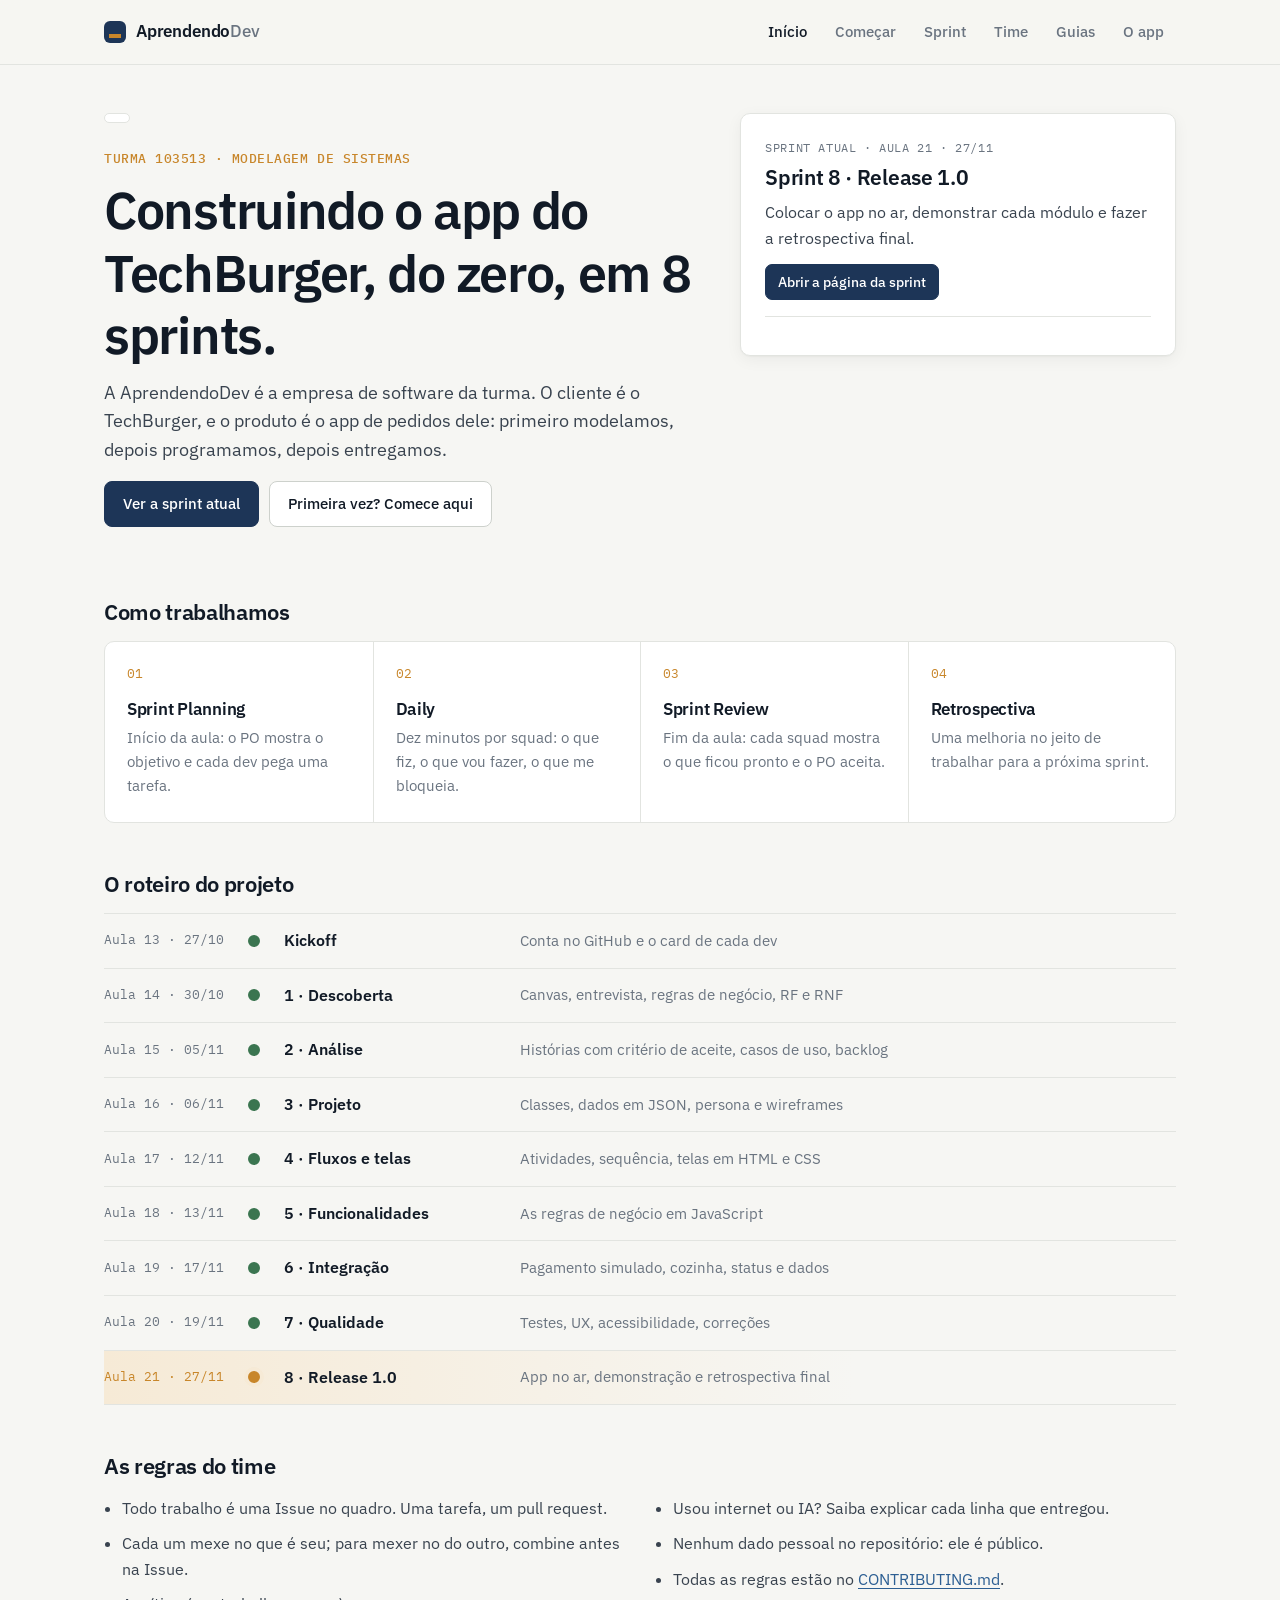
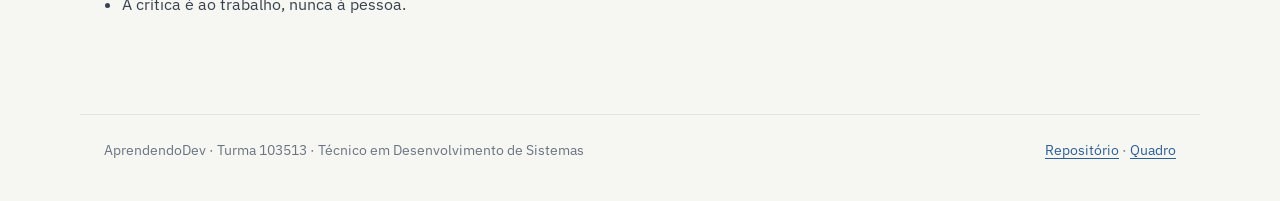
<file: portal/index.html>
<!DOCTYPE html>
<html lang="pt-BR">
<head>
  <meta charset="UTF-8">
  <meta name="viewport" content="width=device-width, initial-scale=1.0">
  <title>AprendendoDev</title>
  <meta name="description" content="A empresa de software da turma 103513: construindo o app TechBurger do zero, em 8 sprints.">
  <meta name="theme-color" content="#f6f6f3" media="(prefers-color-scheme: light)">
  <meta name="theme-color" content="#0f141a" media="(prefers-color-scheme: dark)">
  <link rel="preconnect" href="https://fonts.googleapis.com">
  <link rel="preconnect" href="https://fonts.gstatic.com" crossorigin>
  <link rel="stylesheet" href="https://fonts.googleapis.com/css2?family=IBM+Plex+Mono:wght@400;500&family=IBM+Plex+Sans:wght@400;500;600&display=swap">
  <link rel="stylesheet" href="estilo.css">
</head>
<body data-pagina="home">
  <header class="topo">
    <div class="conteudo">
      <a class="marca" href="./">Aprendendo<span>Dev</span></a>
      <nav aria-label="Principal">
        <a href="./" aria-current="page">Início</a>
        <a href="comecar.html">Começar</a>
        <a href="tarefas.html">Sprint</a>
        <a href="time.html">Time</a>
        <a href="guias.html">Guias</a>
        <a href="app/">O app</a>
      </nav>
    </div>
  </header>

  <main class="conteudo">
    <section class="hero">
      <div>
        <p class="ola" id="ola" hidden></p>
        <span class="sobretitulo">Turma 103513 · Modelagem de Sistemas</span>
        <h1>Construindo o app do TechBurger, do zero, em 8 sprints.</h1>
        <p class="lead">A AprendendoDev é a empresa de software da turma. O cliente é o TechBurger, e o produto é o app de pedidos dele: primeiro modelamos, depois programamos, depois entregamos.</p>
        <div class="botoes">
          <a class="botao" href="tarefas.html">Ver a sprint atual</a>
          <a class="botao secundario" href="comecar.html">Primeira vez? Comece aqui</a>
        </div>
      </div>
      <aside class="painel" id="sprint" aria-live="polite">
        <div class="rotulo">Sprint atual</div>
        <h3 class="nome-sprint"><span class="esqueleto" style="display:block;height:24px;width:70%"></span></h3>
        <p class="objetivo"></p>
        <a class="botao pequeno" href="tarefas.html">Abrir a página da sprint</a>
        <p class="proxima"></p>
      </aside>
    </section>

    <h2>Como trabalhamos</h2>
    <ol class="etapas">
      <li><h3>Sprint Planning</h3><p>Início da aula: o PO mostra o objetivo e cada dev pega uma tarefa.</p></li>
      <li><h3>Daily</h3><p>Dez minutos por squad: o que fiz, o que vou fazer, o que me bloqueia.</p></li>
      <li><h3>Sprint Review</h3><p>Fim da aula: cada squad mostra o que ficou pronto e o PO aceita.</p></li>
      <li><h3>Retrospectiva</h3><p>Uma melhoria no jeito de trabalhar para a próxima sprint.</p></li>
    </ol>

    <h2>O roteiro do projeto</h2>
    <ol class="roadmap">
      <li data-sprint="0"><span class="quando">Aula 13 · 27/10</span><span class="marco" aria-hidden="true"></span><span class="nome">Kickoff</span><span class="entrega">Conta no GitHub e o card de cada dev</span></li>
      <li data-sprint="1"><span class="quando">Aula 14 · 30/10</span><span class="marco" aria-hidden="true"></span><span class="nome">1 · Descoberta</span><span class="entrega">Canvas, entrevista, regras de negócio, RF e RNF</span></li>
      <li data-sprint="2"><span class="quando">Aula 15 · 05/11</span><span class="marco" aria-hidden="true"></span><span class="nome">2 · Análise</span><span class="entrega">Histórias com critério de aceite, casos de uso, backlog</span></li>
      <li data-sprint="3"><span class="quando">Aula 16 · 06/11</span><span class="marco" aria-hidden="true"></span><span class="nome">3 · Projeto</span><span class="entrega">Classes, dados em JSON, persona e wireframes</span></li>
      <li data-sprint="4"><span class="quando">Aula 17 · 12/11</span><span class="marco" aria-hidden="true"></span><span class="nome">4 · Fluxos e telas</span><span class="entrega">Atividades, sequência, telas em HTML e CSS</span></li>
      <li data-sprint="5"><span class="quando">Aula 18 · 13/11</span><span class="marco" aria-hidden="true"></span><span class="nome">5 · Funcionalidades</span><span class="entrega">As regras de negócio em JavaScript</span></li>
      <li data-sprint="6"><span class="quando">Aula 19 · 17/11</span><span class="marco" aria-hidden="true"></span><span class="nome">6 · Integração</span><span class="entrega">Pagamento simulado, cozinha, status e dados</span></li>
      <li data-sprint="7"><span class="quando">Aula 20 · 19/11</span><span class="marco" aria-hidden="true"></span><span class="nome">7 · Qualidade</span><span class="entrega">Testes, UX, acessibilidade, correções</span></li>
      <li data-sprint="8"><span class="quando">Aula 21 · 27/11</span><span class="marco" aria-hidden="true"></span><span class="nome">8 · Release 1.0</span><span class="entrega">App no ar, demonstração e retrospectiva final</span></li>
    </ol>

    <h2>As regras do time</h2>
    <ul class="regras">
      <li>Todo trabalho é uma Issue no quadro. Uma tarefa, um pull request.</li>
      <li>Cada um mexe no que é seu; para mexer no do outro, combine antes na Issue.</li>
      <li>A crítica é ao trabalho, nunca à pessoa.</li>
      <li>Usou internet ou IA? Saiba explicar cada linha que entregou.</li>
      <li>Nenhum dado pessoal no repositório: ele é público.</li>
      <li>Todas as regras estão no <a href="https://github.com/aprendendodev/techburger/blob/main/CONTRIBUTING.md" target="_blank" rel="noopener">CONTRIBUTING.md</a>.</li>
    </ul>
  </main>

  <footer class="conteudo rodape">
    <span>AprendendoDev · Turma 103513 · Técnico em Desenvolvimento de Sistemas</span>
    <span><a href="https://github.com/aprendendodev/techburger" target="_blank" rel="noopener">Repositório</a> · <a href="https://github.com/orgs/aprendendodev/projects/1" target="_blank" rel="noopener">Quadro</a></span>
  </footer>
  <script src="portal.js"></script>
</body>
</html>
</file>
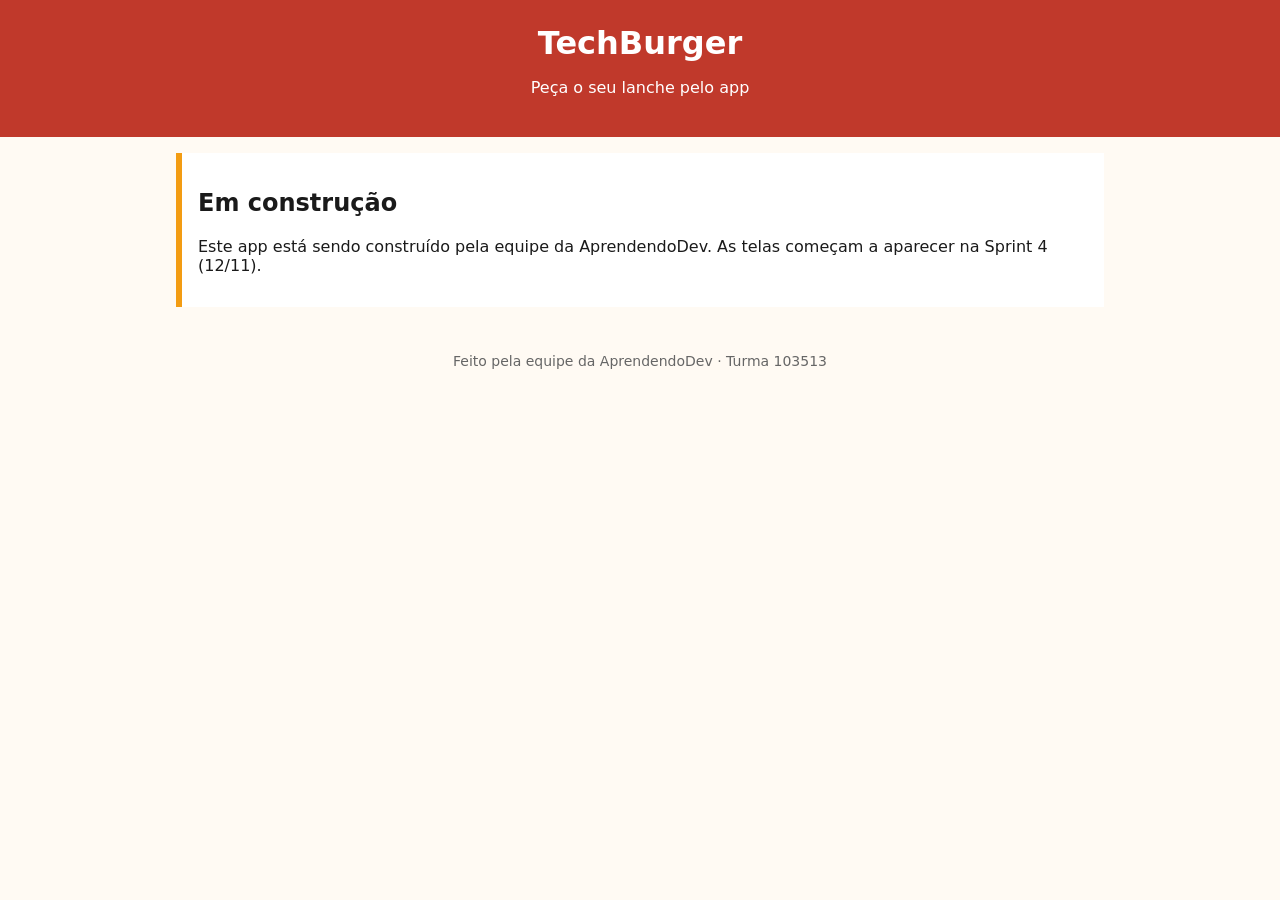
<file: src/index.html>
<!DOCTYPE html>
<html lang="pt-BR">
<head>
  <meta charset="UTF-8">
  <meta name="viewport" content="width=device-width, initial-scale=1.0">
  <title>TechBurger</title>
  <!-- Arquivo compartilhado: cada squad mexe só na sua parte, combinando na Issue. -->
  <link rel="stylesheet" href="css/geral.css">
  <link rel="stylesheet" href="css/cardapio.css">
  <link rel="stylesheet" href="css/carrinho.css">
  <link rel="stylesheet" href="css/pagamento.css">
  <link rel="stylesheet" href="css/cozinha.css">
  <link rel="stylesheet" href="css/cliente.css">
</head>
<body>
  <header class="topo">
    <h1>TechBurger</h1>
    <p>Peça o seu lanche pelo app</p>
  </header>

  <main>
    <section class="aviso">
      <h2>Em construção</h2>
      <p>Este app está sendo construído pela equipe da AprendendoDev. As telas começam a aparecer na Sprint 4 (12/11).</p>
    </section>

    <!-- Squad Cardápio: a tela do cardápio entra aqui -->
    <!-- Squad Carrinho: o carrinho entra aqui -->
    <!-- Squad Pagamento: o pagamento entra aqui -->
    <!-- Squad Cozinha: o painel da cozinha e o status do pedido entram aqui -->
    <!-- Squad Cliente: cadastro, fidelidade e entrega entram aqui -->
  </main>

  <footer class="rodape">
    <p>Feito pela equipe da AprendendoDev · Turma 103513</p>
  </footer>

  <script src="js/cardapio.js"></script>
  <script src="js/carrinho.js"></script>
  <script src="js/pagamento.js"></script>
  <script src="js/cozinha.js"></script>
  <script src="js/cliente.js"></script>
</body>
</html>
</file>
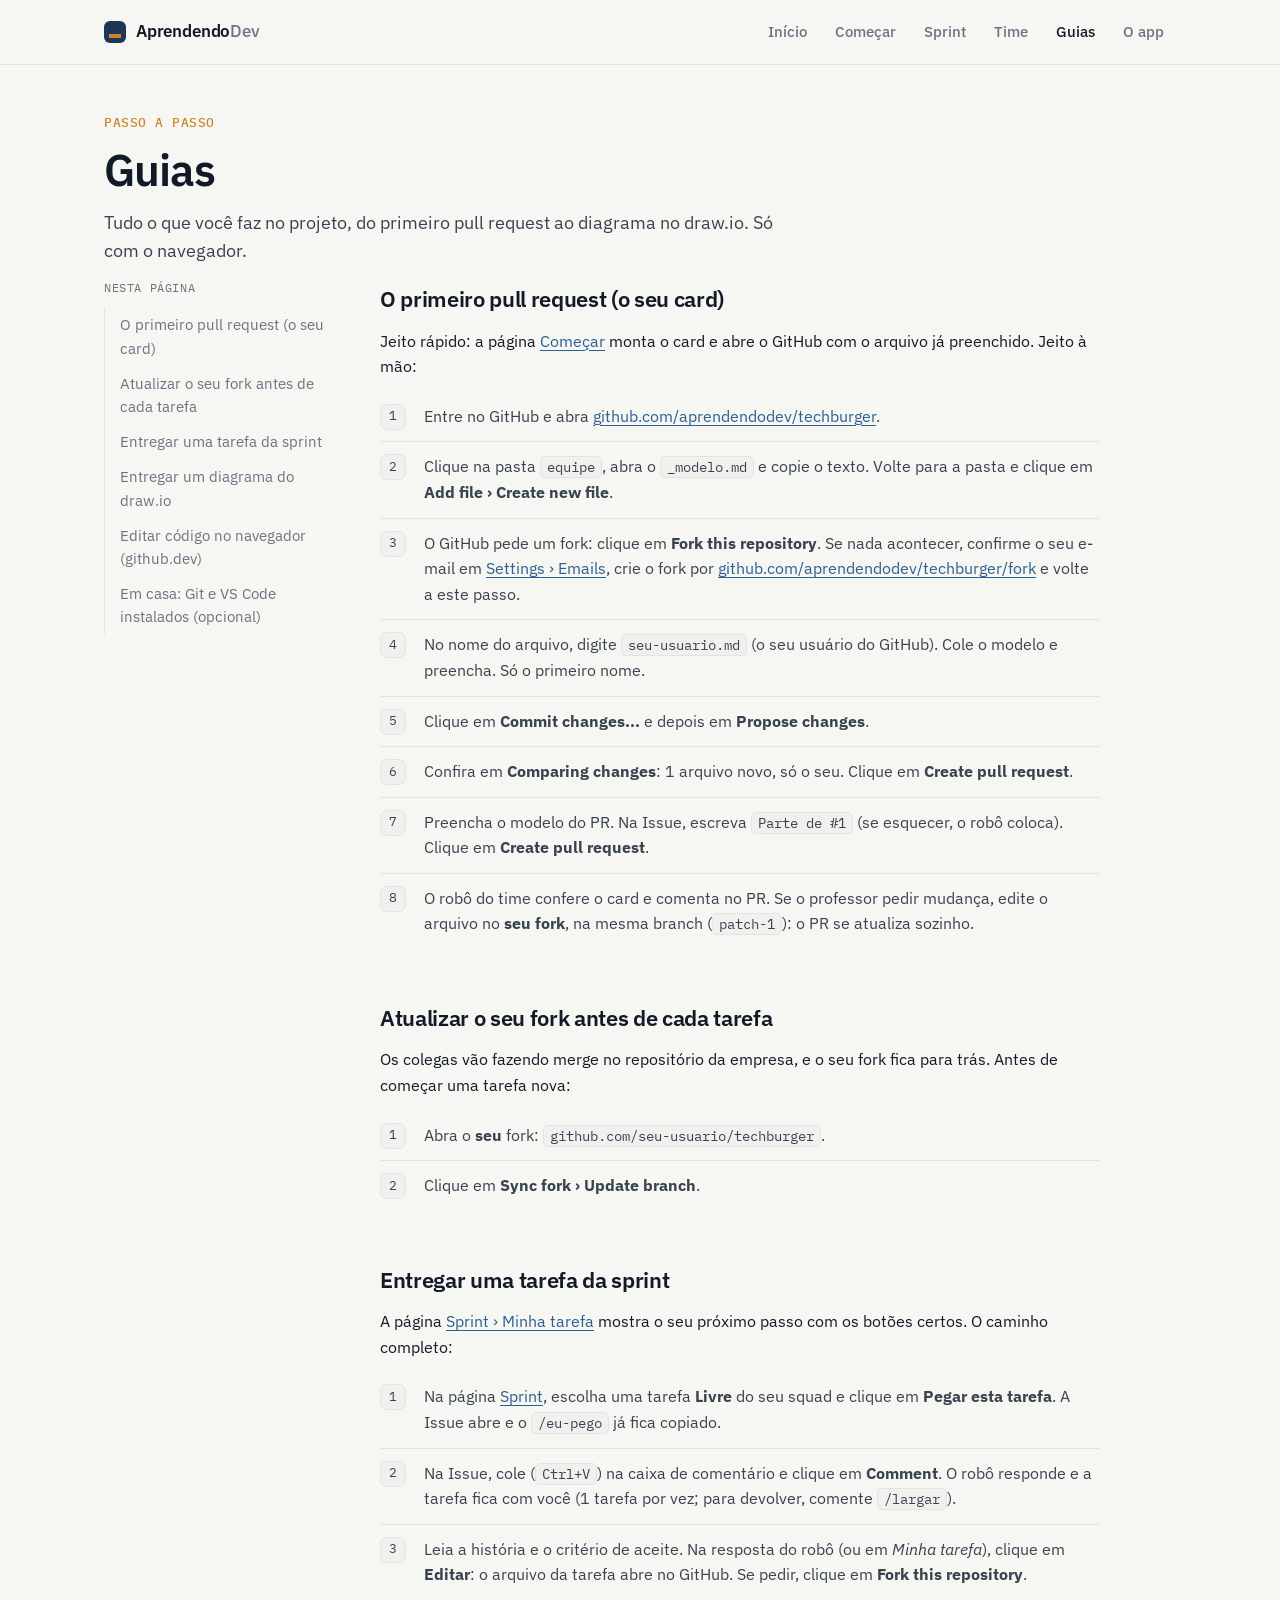
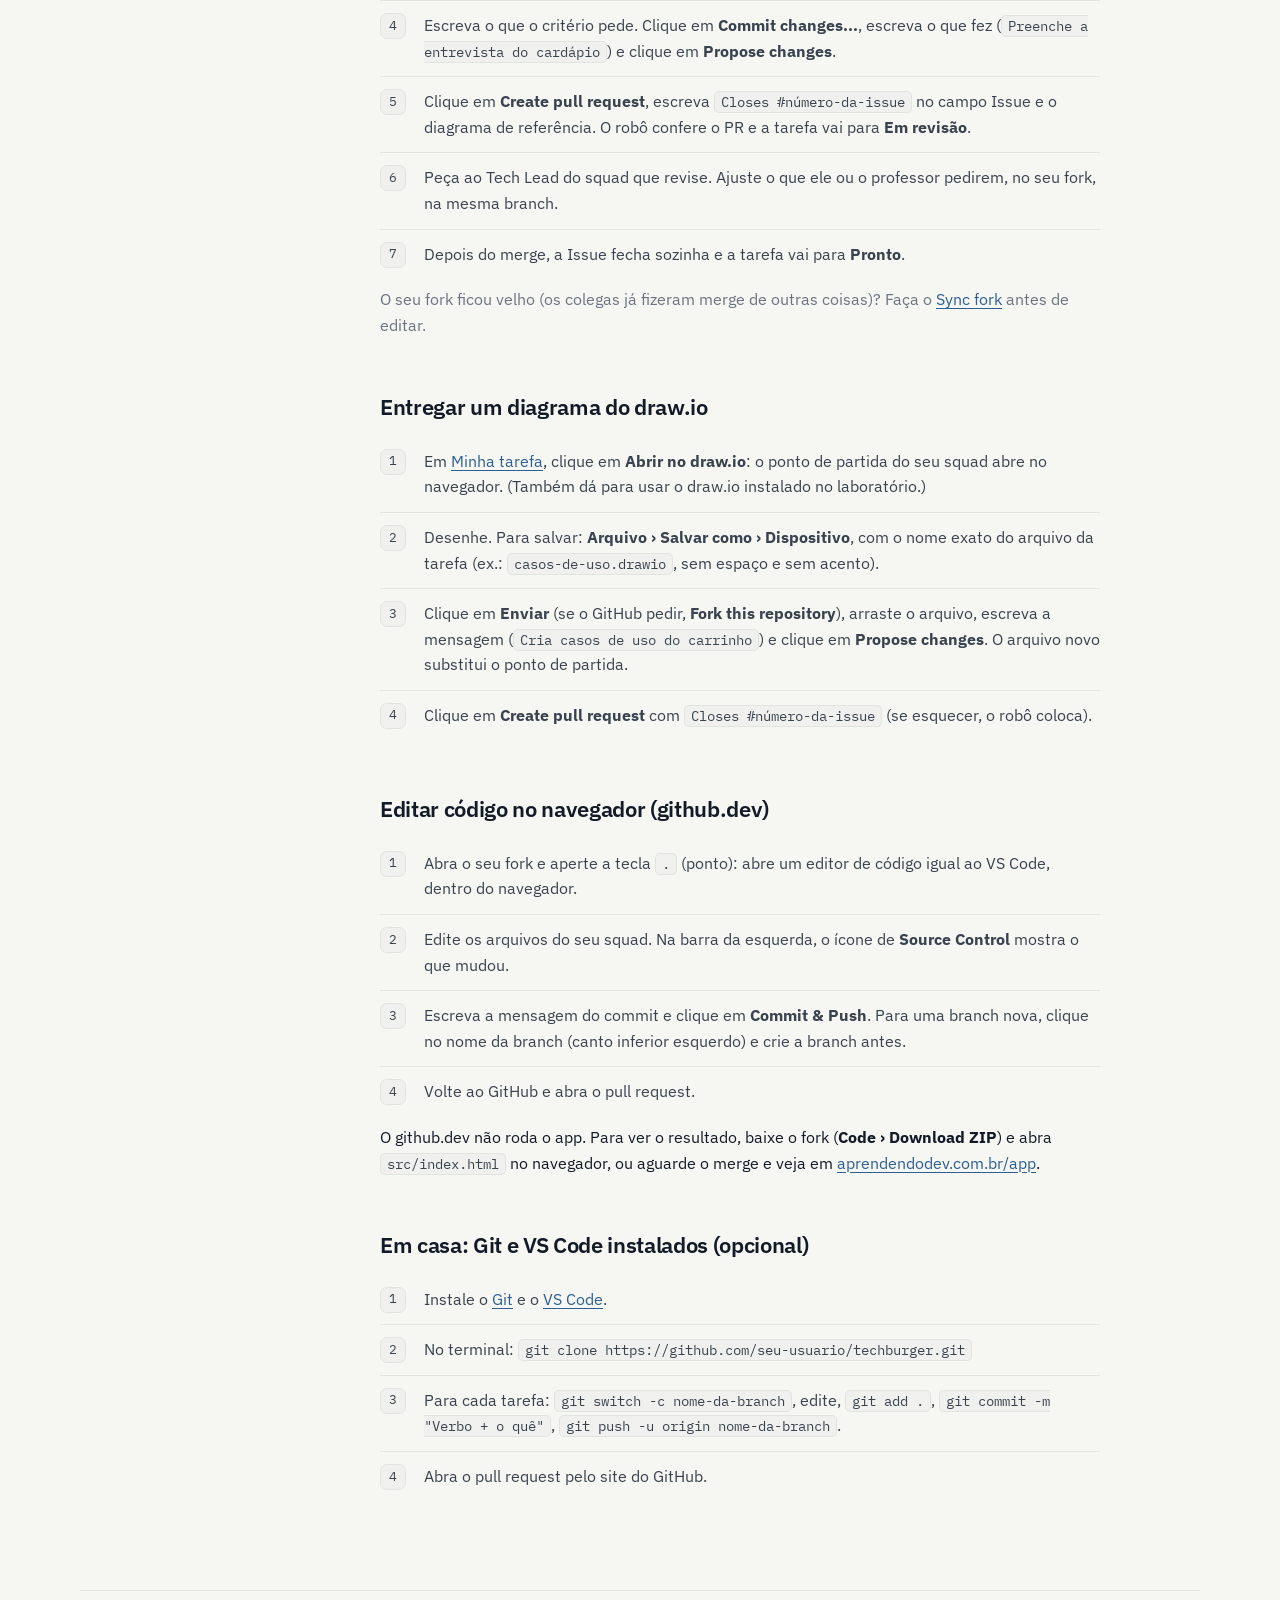
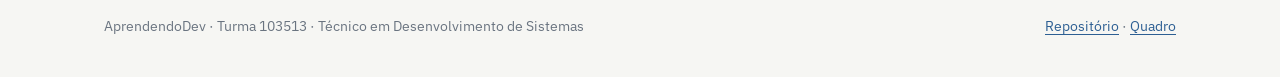
<file: portal/guias.html>
<!DOCTYPE html>
<html lang="pt-BR">
<head>
  <meta charset="UTF-8">
  <meta name="viewport" content="width=device-width, initial-scale=1.0">
  <title>Guias · AprendendoDev</title>
  <meta name="description" content="Guias passo a passo do projeto.">
  <meta name="theme-color" content="#f6f6f3" media="(prefers-color-scheme: light)">
  <meta name="theme-color" content="#0f141a" media="(prefers-color-scheme: dark)">
  <link rel="preconnect" href="https://fonts.googleapis.com">
  <link rel="preconnect" href="https://fonts.gstatic.com" crossorigin>
  <link rel="stylesheet" href="https://fonts.googleapis.com/css2?family=IBM+Plex+Mono:wght@400;500&family=IBM+Plex+Sans:wght@400;500;600&display=swap">
  <link rel="stylesheet" href="estilo.css">
</head>
<body data-pagina="guias">
  <header class="topo">
    <div class="conteudo">
      <a class="marca" href="./">Aprendendo<span>Dev</span></a>
      <nav aria-label="Principal">
        <a href="./">Início</a>
        <a href="comecar.html">Começar</a>
        <a href="tarefas.html">Sprint</a>
        <a href="time.html">Time</a>
        <a href="guias.html" aria-current="page">Guias</a>
        <a href="app/">O app</a>
      </nav>
    </div>
  </header>

  <main class="conteudo">
    <span class="sobretitulo">Passo a passo</span>
    <h1>Guias</h1>
    <p class="lead">Tudo o que você faz no projeto, do primeiro pull request ao diagrama no draw.io. Só com o navegador.</p>

    <div class="com-indice">
      <aside class="indice">
        <p>Nesta página</p>
        <ul>
          <li><a href="#primeiro-pr">O primeiro pull request (o seu card)</a></li>
          <li><a href="#sync">Atualizar o seu fork antes de cada tarefa</a></li>
          <li><a href="#tarefa">Entregar uma tarefa da sprint</a></li>
          <li><a href="#drawio">Entregar um diagrama do draw.io</a></li>
          <li><a href="#editor">Editar código no navegador (github.dev)</a></li>
          <li><a href="#casa">Em casa: Git e VS Code instalados (opcional)</a></li>
        </ul>
      </aside>
      <article class="artigo">
        <h2 id="primeiro-pr">O primeiro pull request (o seu card)</h2>
        <p>Jeito rápido: a página <a href="comecar.html">Começar</a> monta o card e abre o GitHub com o arquivo já preenchido. Jeito à mão:</p>
        <ol class="passos">
          <li>Entre no GitHub e abra <a href="https://github.com/aprendendodev/techburger" target="_blank" rel="noopener">github.com/aprendendodev/techburger</a>.</li>
          <li>Clique na pasta <code>equipe</code>, abra o <code>_modelo.md</code> e copie o texto. Volte para a pasta e clique em <strong>Add file › Create new file</strong>.</li>
          <li>O GitHub pede um fork: clique em <strong>Fork this repository</strong>. Se nada acontecer, confirme o seu e-mail em <a href="https://github.com/settings/emails" target="_blank" rel="noopener">Settings › Emails</a>, crie o fork por <a href="https://github.com/aprendendodev/techburger/fork" target="_blank" rel="noopener">github.com/aprendendodev/techburger/fork</a> e volte a este passo.</li>
          <li>No nome do arquivo, digite <code>seu-usuario.md</code> (o seu usuário do GitHub). Cole o modelo e preencha. Só o primeiro nome.</li>
          <li>Clique em <strong>Commit changes...</strong> e depois em <strong>Propose changes</strong>.</li>
          <li>Confira em <strong>Comparing changes</strong>: 1 arquivo novo, só o seu. Clique em <strong>Create pull request</strong>.</li>
          <li>Preencha o modelo do PR. Na Issue, escreva <code>Parte de #1</code> (se esquecer, o robô coloca). Clique em <strong>Create pull request</strong>.</li>
          <li>O robô do time confere o card e comenta no PR. Se o professor pedir mudança, edite o arquivo no <strong>seu fork</strong>, na mesma branch (<code>patch-1</code>): o PR se atualiza sozinho.</li>
        </ol>

        <h2 id="sync">Atualizar o seu fork antes de cada tarefa</h2>
        <p>Os colegas vão fazendo merge no repositório da empresa, e o seu fork fica para trás. Antes de começar uma tarefa nova:</p>
        <ol class="passos">
          <li>Abra o <strong>seu</strong> fork: <code>github.com/seu-usuario/techburger</code>.</li>
          <li>Clique em <strong>Sync fork › Update branch</strong>.</li>
        </ol>

        <h2 id="tarefa">Entregar uma tarefa da sprint</h2>
        <p>A página <a href="tarefas.html#minha">Sprint › Minha tarefa</a> mostra o seu próximo passo com os botões certos. O caminho completo:</p>
        <ol class="passos">
          <li>Na página <a href="tarefas.html">Sprint</a>, escolha uma tarefa <strong>Livre</strong> do seu squad e clique em <strong>Pegar esta tarefa</strong>. A Issue abre e o <code>/eu-pego</code> já fica copiado.</li>
          <li>Na Issue, cole (<code>Ctrl+V</code>) na caixa de comentário e clique em <strong>Comment</strong>. O robô responde e a tarefa fica com você (1 tarefa por vez; para devolver, comente <code>/largar</code>).</li>
          <li>Leia a história e o critério de aceite. Na resposta do robô (ou em <em>Minha tarefa</em>), clique em <strong>Editar</strong>: o arquivo da tarefa abre no GitHub. Se pedir, clique em <strong>Fork this repository</strong>.</li>
          <li>Escreva o que o critério pede. Clique em <strong>Commit changes...</strong>, escreva o que fez (<code>Preenche a entrevista do cardápio</code>) e clique em <strong>Propose changes</strong>.</li>
          <li>Clique em <strong>Create pull request</strong>, escreva <code>Closes #número-da-issue</code> no campo Issue e o diagrama de referência. O robô confere o PR e a tarefa vai para <strong>Em revisão</strong>.</li>
          <li>Peça ao Tech Lead do squad que revise. Ajuste o que ele ou o professor pedirem, no seu fork, na mesma branch.</li>
          <li>Depois do merge, a Issue fecha sozinha e a tarefa vai para <strong>Pronto</strong>.</li>
        </ol>
        <p class="sub">O seu fork ficou velho (os colegas já fizeram merge de outras coisas)? Faça o <a href="#sync">Sync fork</a> antes de editar.</p>

        <h2 id="drawio">Entregar um diagrama do draw.io</h2>
        <ol class="passos">
          <li>Em <a href="tarefas.html#minha">Minha tarefa</a>, clique em <strong>Abrir no draw.io</strong>: o ponto de partida do seu squad abre no navegador. (Também dá para usar o draw.io instalado no laboratório.)</li>
          <li>Desenhe. Para salvar: <strong>Arquivo › Salvar como › Dispositivo</strong>, com o nome exato do arquivo da tarefa (ex.: <code>casos-de-uso.drawio</code>, sem espaço e sem acento).</li>
          <li>Clique em <strong>Enviar</strong> (se o GitHub pedir, <strong>Fork this repository</strong>), arraste o arquivo, escreva a mensagem (<code>Cria casos de uso do carrinho</code>) e clique em <strong>Propose changes</strong>. O arquivo novo substitui o ponto de partida.</li>
          <li>Clique em <strong>Create pull request</strong> com <code>Closes #número-da-issue</code> (se esquecer, o robô coloca).</li>
        </ol>

        <h2 id="editor">Editar código no navegador (github.dev)</h2>
        <ol class="passos">
          <li>Abra o seu fork e aperte a tecla <code>.</code> (ponto): abre um editor de código igual ao VS Code, dentro do navegador.</li>
          <li>Edite os arquivos do seu squad. Na barra da esquerda, o ícone de <strong>Source Control</strong> mostra o que mudou.</li>
          <li>Escreva a mensagem do commit e clique em <strong>Commit &amp; Push</strong>. Para uma branch nova, clique no nome da branch (canto inferior esquerdo) e crie a branch antes.</li>
          <li>Volte ao GitHub e abra o pull request.</li>
        </ol>
        <p>O github.dev não roda o app. Para ver o resultado, baixe o fork (<strong>Code › Download ZIP</strong>) e abra <code>src/index.html</code> no navegador, ou aguarde o merge e veja em <a href="app/">aprendendodev.com.br/app</a>.</p>

        <h2 id="casa">Em casa: Git e VS Code instalados (opcional)</h2>
        <ol class="passos">
          <li>Instale o <a href="https://git-scm.com/downloads" target="_blank" rel="noopener">Git</a> e o <a href="https://code.visualstudio.com" target="_blank" rel="noopener">VS Code</a>.</li>
          <li>No terminal: <code>git clone https://github.com/seu-usuario/techburger.git</code></li>
          <li>Para cada tarefa: <code>git switch -c nome-da-branch</code>, edite, <code>git add .</code>, <code>git commit -m "Verbo + o quê"</code>, <code>git push -u origin nome-da-branch</code>.</li>
          <li>Abra o pull request pelo site do GitHub.</li>
        </ol>
      </article>
    </div>
  </main>

  <footer class="conteudo rodape">
    <span>AprendendoDev · Turma 103513 · Técnico em Desenvolvimento de Sistemas</span>
    <span><a href="https://github.com/aprendendodev/techburger" target="_blank" rel="noopener">Repositório</a> · <a href="https://github.com/orgs/aprendendodev/projects/1" target="_blank" rel="noopener">Quadro</a></span>
  </footer>
  <script src="portal.js"></script>
</body>
</html>
</file>
<file: portal/estilo.css>
/* AprendendoDev — portal da turma 103513
   Tipografia: IBM Plex Sans / IBM Plex Mono. Cores em tokens (claro e escuro). */

:root {
  --bg: #f6f6f3;
  --surface: #ffffff;
  --surface-2: #f0f1ee;
  --ink: #111a26;
  --ink-2: #39434f;
  --muted: #6a7480;
  --line: #e2e4e0;
  --line-strong: #cdd1cc;
  --brand: #1d3557;
  --brand-ink: #ffffff;
  --accent: #c8862a;
  --accent-soft: #f6ead6;
  --focus: #2f6fb3;

  --livre: #2d5f93;
  --livre-soft: #e4edf6;
  --fazendo: #9a6b12;
  --fazendo-soft: #f5ecd8;
  --revisao: #b4531c;
  --revisao-soft: #f6e4d9;
  --pronto: #3b7550;
  --pronto-soft: #e1eee5;

  --radius: 10px;
  --radius-sm: 6px;
  --shadow: 0 1px 2px rgba(17, 26, 38, .04), 0 4px 16px rgba(17, 26, 38, .05);
  --font: "IBM Plex Sans", system-ui, -apple-system, "Segoe UI", Roboto, sans-serif;
  --mono: "IBM Plex Mono", ui-monospace, "Cascadia Mono", Consolas, monospace;
  --largura: 1120px;
  color-scheme: light;
}

@media (prefers-color-scheme: dark) {
  :root:not([data-theme="light"]) {
    --bg: #0f141a;
    --surface: #151c24;
    --surface-2: #1b232d;
    --ink: #e8ebee;
    --ink-2: #c3c9d0;
    --muted: #8d96a1;
    --line: #26303b;
    --line-strong: #34404d;
    --brand: #9bbbe0;
    --brand-ink: #0f141a;
    --accent: #e0a650;
    --accent-soft: #2c2416;
    --focus: #7fb0e6;
    --livre: #8db6e3;
    --livre-soft: #1a2838;
    --fazendo: #e0b45e;
    --fazendo-soft: #2c2516;
    --revisao: #ec9467;
    --revisao-soft: #321f16;
    --pronto: #82c196;
    --pronto-soft: #17281e;
    --shadow: 0 1px 2px rgba(0, 0, 0, .3), 0 6px 20px rgba(0, 0, 0, .25);
    color-scheme: dark;
  }
}

/* transição suave entre as páginas (navegadores que suportam) */
@view-transition { navigation: auto; }

*, *::before, *::after { box-sizing: border-box; }

html { scroll-behavior: smooth; -webkit-text-size-adjust: 100%; }

body {
  margin: 0;
  font-family: var(--font);
  font-size: 16px;
  line-height: 1.6;
  color: var(--ink);
  background: var(--bg);
  -webkit-font-smoothing: antialiased;
  text-rendering: optimizeLegibility;
}

a { color: var(--livre); text-decoration-thickness: 1px; text-underline-offset: 3px; }
a:hover { color: var(--ink); }
:focus-visible { outline: 2px solid var(--focus); outline-offset: 2px; border-radius: 4px; }

h1, h2, h3 { color: var(--ink); line-height: 1.2; letter-spacing: -0.015em; }
h1 { font-size: clamp(30px, 4.2vw, 44px); font-weight: 600; margin: 0 0 12px; letter-spacing: -0.025em; }
h2 { font-size: 22px; font-weight: 600; margin: 48px 0 16px; }
h3 { font-size: 17px; font-weight: 600; margin: 0; }
p { margin: 0 0 12px; }

code {
  font-family: var(--mono);
  font-size: .88em;
  background: var(--surface-2);
  border: 1px solid var(--line);
  padding: 1px 6px;
  border-radius: 5px;
  color: var(--ink-2);
}

.conteudo {
  max-width: var(--largura);
  margin: 0 auto;
  padding-left: 24px;
  padding-right: 24px;
}

/* ---------- cabeçalho */
.topo {
  position: sticky;
  top: 0;
  z-index: 20;
  background: color-mix(in srgb, var(--bg) 86%, transparent);
  backdrop-filter: saturate(160%) blur(10px);
  -webkit-backdrop-filter: saturate(160%) blur(10px);
  border-bottom: 1px solid var(--line);
}

.topo .conteudo {
  display: flex;
  align-items: center;
  gap: 32px;
  height: 64px;
}

.marca {
  display: inline-flex;
  align-items: center;
  font-weight: 600;
  font-size: 17px;
  letter-spacing: -0.01em;
  color: var(--ink);
  text-decoration: none;
  white-space: nowrap;
}

.marca::before {
  content: "";
  width: 22px;
  height: 22px;
  margin-right: 10px;
  border-radius: 6px;
  background:
    linear-gradient(var(--accent), var(--accent)) 5px 13px / 12px 4px no-repeat,
    var(--brand);
}

.marca span { color: var(--muted); font-weight: 500; }

nav {
  display: flex;
  gap: 4px;
  overflow-x: auto;
  scrollbar-width: none;
  margin-left: auto;
}

nav::-webkit-scrollbar { display: none; }

nav a {
  position: relative;
  padding: 8px 12px;
  border-radius: var(--radius-sm);
  color: var(--muted);
  font-size: 15px;
  font-weight: 500;
  text-decoration: none;
  white-space: nowrap;
  transition: color .15s, background-color .15s;
}

nav a:hover { color: var(--ink); background: var(--surface-2); }
nav a[aria-current="page"] { color: var(--ink); }
nav a[aria-current="page"]::after {
  content: "";
  position: absolute;
  left: 12px;
  right: 12px;
  bottom: -13px;
  height: 2px;
  background: var(--ink);
  border-radius: 2px;
}

main.conteudo { padding-top: 48px; padding-bottom: 80px; }

/* ---------- textos de apoio */
.rotulo-sprint, .sobretitulo {
  display: block;
  margin: 0 0 10px;
  font-family: var(--mono);
  font-size: 13px;
  font-weight: 500;
  letter-spacing: .04em;
  text-transform: uppercase;
  color: var(--accent);
}

.lead { font-size: 18px; color: var(--ink-2); max-width: 680px; }
.sub { color: var(--muted); }
.vazio { color: var(--muted); }

/* ---------- botões */
.botoes { display: flex; flex-wrap: wrap; gap: 10px; margin-top: 16px; }

.botao {
  display: inline-flex;
  align-items: center;
  gap: 8px;
  padding: 10px 18px;
  border-radius: 8px;
  border: 1px solid var(--brand);
  background: var(--brand);
  color: var(--brand-ink);
  font: inherit;
  font-size: 15px;
  font-weight: 500;
  text-decoration: none;
  cursor: pointer;
  transition: transform .15s, background-color .15s, border-color .15s, color .15s;
}

.botao:hover { color: var(--brand-ink); filter: brightness(1.12); }
.botao:active { transform: translateY(1px); }
.botao.secundario { background: var(--surface); color: var(--ink); border-color: var(--line-strong); }
.botao.secundario:hover { border-color: var(--ink-2); filter: none; }
.botao.pequeno { padding: 6px 12px; font-size: 14px; border-radius: 7px; }
.botao[href^="http"]:not(.pequeno)::after { content: "↗"; font-size: .85em; opacity: .7; }

/* ---------- início */
.hero {
  display: grid;
  grid-template-columns: minmax(0, 1.35fr) minmax(0, 1fr);
  gap: 48px;
  align-items: start;
  padding-bottom: 24px;
}

.hero h1 { font-size: clamp(32px, 4.8vw, 52px); }

.painel {
  background: var(--surface);
  border: 1px solid var(--line);
  border-radius: var(--radius);
  padding: 24px;
  box-shadow: var(--shadow);
}

.painel .rotulo {
  font-family: var(--mono);
  font-size: 12px;
  letter-spacing: .05em;
  text-transform: uppercase;
  color: var(--muted);
  margin-bottom: 8px;
}

.painel h3 { font-size: 21px; margin-bottom: 10px; }
.painel .objetivo { color: var(--ink-2); }
.painel .proxima { color: var(--muted); font-size: 14px; margin: 16px 0 0; padding-top: 14px; border-top: 1px solid var(--line); }

.ola {
  display: inline-flex;
  gap: 8px;
  align-items: center;
  font-size: 14px;
  color: var(--ink-2);
  background: var(--surface);
  border: 1px solid var(--line);
  border-radius: 999px;
  padding: 4px 12px;
  margin: 0 0 18px;
}

.ola a { font-weight: 500; }

.etapas {
  display: grid;
  grid-template-columns: repeat(4, 1fr);
  border: 1px solid var(--line);
  border-radius: var(--radius);
  background: var(--surface);
  counter-reset: etapa;
  list-style: none;
  padding: 0;
  margin: 0;
}

.etapas li { padding: 22px 22px 24px; counter-increment: etapa; }
.etapas li + li { border-left: 1px solid var(--line); }
.etapas li::before {
  content: "0" counter(etapa);
  display: block;
  font-family: var(--mono);
  font-size: 13px;
  color: var(--accent);
  margin-bottom: 14px;
}
.etapas h3 { margin-bottom: 6px; }
.etapas p { color: var(--muted); font-size: 15px; margin: 0; }

/* linha do tempo das sprints */
.roadmap { list-style: none; padding: 0; margin: 0; border-top: 1px solid var(--line); }

.roadmap li {
  display: grid;
  grid-template-columns: 120px 28px minmax(0, 220px) minmax(0, 1fr);
  gap: 16px;
  align-items: center;
  padding: 14px 0;
  border-bottom: 1px solid var(--line);
  color: var(--ink-2);
}

.roadmap .quando { font-family: var(--mono); font-size: 13px; color: var(--muted); }
.roadmap .nome { font-weight: 600; color: var(--ink); }
.roadmap .entrega { color: var(--muted); font-size: 15px; }
.roadmap .marco {
  width: 12px;
  height: 12px;
  border-radius: 50%;
  border: 2px solid var(--line-strong);
  background: var(--surface);
  justify-self: center;
}
.roadmap li.feita .marco { background: var(--pronto); border-color: var(--pronto); }
.roadmap li.atual { background: linear-gradient(90deg, var(--accent-soft), transparent 70%); }
.roadmap li.atual .marco { border-color: var(--accent); background: var(--accent); box-shadow: 0 0 0 4px var(--accent-soft); }
.roadmap li.atual .quando { color: var(--accent); }

.regras { columns: 2; column-gap: 48px; padding-left: 18px; color: var(--ink-2); }
.regras li { margin-bottom: 10px; break-inside: avoid; }

/* ---------- cartões e grades */
.grade {
  display: grid;
  grid-template-columns: repeat(auto-fill, minmax(240px, 1fr));
  gap: 14px;
}

.grade.larga { grid-template-columns: repeat(auto-fill, minmax(320px, 1fr)); }

.cartao {
  position: relative;
  background: var(--surface);
  border: 1px solid var(--line);
  border-radius: var(--radius);
  padding: 18px;
  transition: border-color .18s, box-shadow .18s, transform .18s;
}

.cartao:hover { border-color: var(--line-strong); box-shadow: var(--shadow); }
.cartao h3 { font-size: 16px; line-height: 1.35; margin: 8px 0 8px; }
.cartao h3 a { color: var(--ink); text-decoration: none; }
.cartao h3 a:hover { text-decoration: underline; }
.cartao p { font-size: 15px; margin: 6px 0; color: var(--ink-2); }
.cartao .sub { font-size: 14px; color: var(--muted); margin: 0 0 6px; }
.cartao code { font-size: 12.5px; overflow-wrap: anywhere; }
.cartao .botao { margin-top: 10px; }

.etiqueta {
  display: inline-flex;
  align-items: center;
  gap: 6px;
  font-size: 12.5px;
  font-weight: 500;
  padding: 2px 9px;
  border-radius: 999px;
  background: var(--surface-2);
  color: var(--ink-2);
  margin-right: 6px;
  border: 1px solid var(--line);
}

.etiqueta.livre, .etiqueta.fazendo, .etiqueta.revisao, .etiqueta.pronto { border-color: transparent; }
.etiqueta.livre::before, .etiqueta.fazendo::before, .etiqueta.revisao::before, .etiqueta.pronto::before {
  content: ""; width: 6px; height: 6px; border-radius: 50%; background: currentColor;
}
.etiqueta.livre { background: var(--livre-soft); color: var(--livre); }
.etiqueta.fazendo { background: var(--fazendo-soft); color: var(--fazendo); }
.etiqueta.revisao { background: var(--revisao-soft); color: var(--revisao); }
.etiqueta.pronto { background: var(--pronto-soft); color: var(--pronto); }

.criterio {
  font-size: 14px !important;
  background: var(--surface-2);
  border-left: 3px solid var(--line-strong);
  padding: 10px 12px;
  border-radius: 0 var(--radius-sm) var(--radius-sm) 0;
}

/* ---------- página da sprint */
.cabecalho-sprint { display: grid; grid-template-columns: minmax(0, 1fr) 380px; gap: 40px; align-items: end; }
.cabecalho-sprint p#objetivo-sprint { color: var(--ink-2); font-size: 17px; margin: 0; max-width: 620px; }

.placar { display: flex; flex-direction: column; gap: 12px; }
.placar .barra { display: flex; height: 10px; border-radius: 999px; overflow: hidden; background: var(--surface-2); border: 1px solid var(--line); }
.placar .barra span { transition: flex-grow .5s ease; }
.placar .barra .livre { background: var(--livre); }
.placar .barra .fazendo { background: var(--fazendo); }
.placar .barra .revisao { background: var(--revisao); }
.placar .barra .pronto { background: var(--pronto); }
.placar .legenda { display: flex; flex-wrap: wrap; gap: 6px 18px; }
.placar-item { display: inline-flex; align-items: baseline; gap: 6px; font-size: 14px; color: var(--muted); }
.placar-item strong { font-size: 20px; font-weight: 600; color: var(--ink); font-variant-numeric: tabular-nums; }
.placar-item::before { content: ""; width: 8px; height: 8px; border-radius: 2px; align-self: center; background: var(--line-strong); }
.placar-item.livre::before { background: var(--livre); }
.placar-item.fazendo::before { background: var(--fazendo); }
.placar-item.revisao::before { background: var(--revisao); }
.placar-item.pronto::before { background: var(--pronto); }

.secao-minha {
  margin-top: 40px;
  background: var(--surface);
  border: 1px solid var(--line);
  border-radius: var(--radius);
  padding: 28px;
}

.secao-minha h2 { margin-top: 0; }

.busca { display: flex; gap: 8px; margin: 0 0 20px; max-width: 520px; }

.busca input, .formulario input, .formulario select {
  flex: 1 1 auto;
  min-width: 0;
  padding: 10px 14px;
  font: inherit;
  font-size: 16px;
  color: var(--ink);
  background: var(--bg);
  border: 1px solid var(--line-strong);
  border-radius: 8px;
  transition: border-color .15s, box-shadow .15s, background-color .15s;
}

.busca input:focus, .formulario input:focus, .formulario select:focus {
  outline: none;
  border-color: var(--focus);
  background: var(--surface);
  box-shadow: 0 0 0 3px color-mix(in srgb, var(--focus) 18%, transparent);
}

.busca button {
  padding: 10px 20px;
  font: inherit;
  font-weight: 500;
  border: 1px solid var(--brand);
  border-radius: 8px;
  background: var(--brand);
  color: var(--brand-ink);
  cursor: pointer;
}

.atualizado { font-size: 14px; color: var(--muted); display: flex; align-items: center; gap: 8px; }
.atualizado:not(:empty)::before { content: ""; width: 7px; height: 7px; border-radius: 50%; background: var(--pronto); box-shadow: 0 0 0 3px var(--pronto-soft); }

.squad-titulo { display: flex; align-items: baseline; justify-content: space-between; gap: 16px; flex-wrap: wrap; margin: 40px 0 14px; }
.squad-titulo h2 { margin: 0; }
.squad-titulo .sub { font-size: 14px; margin: 0; }

details.como-pegar {
  margin: 24px 0 0;
  border-top: 1px solid var(--line);
  padding-top: 16px;
}
details.como-pegar summary { cursor: pointer; font-weight: 500; color: var(--ink-2); list-style: none; }
details.como-pegar summary::-webkit-details-marker { display: none; }
details.como-pegar summary::before { content: "+"; display: inline-block; width: 18px; font-family: var(--mono); color: var(--accent); }
details.como-pegar[open] summary::before { content: "−"; }
details.como-pegar ol { margin: 12px 0 0; padding-left: 22px; color: var(--ink-2); }
details.como-pegar li { margin-bottom: 8px; }

/* ---------- trilha (passo a passo do dev) */
.trilha { list-style: none; padding: 0; margin: 8px 0 0; counter-reset: passo; }

.trilha > li {
  position: relative;
  padding: 2px 0 26px 48px;
  counter-increment: passo;
}

.trilha > li::before {
  content: counter(passo);
  position: absolute;
  left: 0;
  top: 0;
  width: 30px;
  height: 30px;
  border-radius: 50%;
  display: grid;
  place-items: center;
  font-family: var(--mono);
  font-size: 13px;
  font-weight: 500;
  color: var(--muted);
  background: var(--surface);
  border: 1.5px solid var(--line-strong);
  z-index: 1;
}

.trilha > li::after {
  content: "";
  position: absolute;
  left: 14.5px;
  top: 30px;
  bottom: 0;
  width: 1.5px;
  background: var(--line);
}

.trilha > li:last-child { padding-bottom: 4px; }
.trilha > li:last-child::after { display: none; }
.trilha > li > strong { display: block; font-size: 16px; font-weight: 600; line-height: 30px; }
.trilha > li > p { color: var(--ink-2); margin: 2px 0 10px; }
.trilha > li.feito::before { content: "✓"; color: #fff; background: var(--pronto); border-color: var(--pronto); font-family: var(--font); }
.trilha > li.feito::after { background: var(--pronto); opacity: .45; }
.trilha > li.feito > strong { color: var(--ink-2); }
.trilha > li.agora::before { color: #fff; background: var(--accent); border-color: var(--accent); box-shadow: 0 0 0 4px var(--accent-soft); }
.trilha > li.depois > strong { color: var(--muted); font-weight: 500; }
.trilha > li.depois > p { font-size: 14px; color: var(--muted); }
.trilha .grade { margin-top: 12px; }

ol.mini { margin: 10px 0; padding-left: 20px; font-size: 15px; color: var(--ink-2); }
ol.mini li { margin-bottom: 6px; }

/* ---------- começar */
.formulario { display: grid; gap: 14px; margin: 12px 0; max-width: 560px; }
.formulario label { display: grid; gap: 6px; font-weight: 500; font-size: 15px; }
.formulario label .sub { font-weight: 400; font-size: 13.5px; }
.problemas { color: var(--revisao); margin: 8px 0; padding-left: 20px; font-size: 14.5px; }
.problemas:empty { display: none; }
.previa {
  font-family: var(--mono);
  font-size: 13.5px;
  background: var(--surface-2);
  border: 1px solid var(--line);
  border-radius: var(--radius-sm);
  padding: 14px 16px;
  white-space: pre-wrap;
  word-break: break-word;
  max-width: 560px;
  color: var(--ink-2);
}

/* ---------- guias */
.com-indice { display: grid; grid-template-columns: 220px minmax(0, 1fr); gap: 56px; align-items: start; }
.indice { position: sticky; top: 96px; font-size: 14.5px; }
.indice p { font-family: var(--mono); font-size: 12px; text-transform: uppercase; letter-spacing: .05em; color: var(--muted); margin-bottom: 10px; }
.indice ul { list-style: none; padding: 0; margin: 0; border-left: 1px solid var(--line); }
.indice a { display: block; padding: 6px 0 6px 14px; margin-left: -1px; border-left: 2px solid transparent; color: var(--muted); text-decoration: none; }
.indice a:hover { color: var(--ink); border-left-color: var(--line-strong); }
.artigo { max-width: 720px; }
.artigo h2 { scroll-margin-top: 90px; padding-top: 8px; }
.artigo h2:first-of-type { margin-top: 0; }

ol.passos { list-style: none; counter-reset: p; padding: 0; margin: 0 0 8px; }
ol.passos > li {
  counter-increment: p;
  position: relative;
  padding: 12px 0 12px 44px;
  border-bottom: 1px solid var(--line);
  color: var(--ink-2);
}
ol.passos > li:last-child { border-bottom: 0; }
ol.passos > li::before {
  content: counter(p);
  position: absolute;
  left: 0;
  top: 12px;
  width: 26px;
  height: 26px;
  border-radius: 7px;
  display: grid;
  place-items: center;
  font-family: var(--mono);
  font-size: 13px;
  color: var(--ink-2);
  background: var(--surface-2);
  border: 1px solid var(--line);
}

/* ---------- time */
.pessoa { display: flex; gap: 14px; align-items: flex-start; }
.avatar {
  flex: none;
  width: 44px;
  height: 44px;
  border-radius: 50%;
  object-fit: cover;
  background: var(--surface-2);
  border: 1px solid var(--line);
  display: grid;
  place-items: center;
  font-weight: 600;
  color: var(--ink-2);
}
.pessoa h3 { margin: 2px 0 2px; }
.contador { font-family: var(--mono); font-size: 14px; color: var(--muted); font-weight: 400; }
.alerta { color: var(--revisao); font-size: 14.5px; }

/* ---------- carregando */
.esqueleto {
  height: 120px;
  border-radius: var(--radius);
  background: linear-gradient(90deg, var(--surface-2) 25%, var(--surface) 50%, var(--surface-2) 75%);
  background-size: 200% 100%;
  animation: brilho 1.4s ease-in-out infinite;
  border: 1px solid var(--line);
}

@keyframes brilho { from { background-position: 200% 0; } to { background-position: -200% 0; } }

/* elementos que aparecem depois de carregar */
.surgir { animation: surgir .35s ease both; }
@keyframes surgir { from { opacity: 0; transform: translateY(6px); } to { opacity: 1; transform: none; } }

/* ---------- aviso flutuante */
.aviso-flutuante {
  position: fixed;
  left: 50%;
  bottom: 24px;
  transform: translate(-50%, 140%);
  max-width: min(560px, calc(100% - 32px));
  background: var(--ink);
  color: var(--bg);
  padding: 12px 18px;
  border-radius: 10px;
  box-shadow: 0 10px 30px rgba(0, 0, 0, .25);
  font-size: 15px;
  transition: transform .3s cubic-bezier(.2, .8, .2, 1);
  z-index: 30;
}
.aviso-flutuante.visivel { transform: translate(-50%, 0); }

/* ---------- rodapé */
.rodape {
  border-top: 1px solid var(--line);
  padding-top: 24px;
  padding-bottom: 40px;
  font-size: 14px;
  color: var(--muted);
  display: flex;
  justify-content: space-between;
  gap: 16px;
  flex-wrap: wrap;
}

/* ---------- telas pequenas */
@media (max-width: 900px) {
  .hero, .cabecalho-sprint, .com-indice { grid-template-columns: 1fr; gap: 28px; }
  .indice { position: static; }
  .etapas { grid-template-columns: repeat(2, 1fr); }
  .etapas li:nth-child(3) { border-left: 0; }
  .etapas li:nth-child(n+3) { border-top: 1px solid var(--line); }
}

@media (max-width: 640px) {
  .conteudo { padding-left: 16px; padding-right: 16px; }
  .topo .conteudo { flex-wrap: wrap; gap: 0; height: auto; padding-top: 12px; }
  nav { width: 100%; margin: 6px 0 0; justify-content: space-between; }
  nav a { padding: 8px 4px 10px; font-size: 14px; border-radius: 0; }
  nav a:hover { background: none; }
  nav a[aria-current="page"]::after { bottom: 0; left: 4px; right: 4px; }
  main.conteudo { padding-top: 32px; }
  .etapas { grid-template-columns: 1fr; }
  .etapas li + li { border-left: 0; border-top: 1px solid var(--line); }
  .roadmap li { grid-template-columns: 22px minmax(0, 1fr); gap: 4px 12px; }
  .roadmap .marco { grid-column: 1; grid-row: 1 / span 3; align-self: start; margin-top: 6px; }
  .roadmap .quando { grid-column: 2; grid-row: 1; }
  .roadmap .nome { grid-column: 2; grid-row: 2; }
  .roadmap .entrega { grid-column: 2; grid-row: 3; }
  .regras { columns: 1; }
  .secao-minha { padding: 20px; }
  .grade.larga { grid-template-columns: 1fr; }
}

@media (prefers-reduced-motion: reduce) {
  *, *::before, *::after { animation: none !important; transition: none !important; }
  html { scroll-behavior: auto; }
}
</file>
<file: src/css/geral.css>
/* Estilos gerais do app (arquivo compartilhado: combinar na Issue antes de mudar) */
* {
  box-sizing: border-box;
}

body {
  margin: 0;
  font-family: system-ui, -apple-system, "Segoe UI", Roboto, sans-serif;
  color: #1a1a1a;
  background: #fffaf3;
}

.topo {
  padding: 24px 16px;
  background: #c0392b;
  color: #fff;
  text-align: center;
}

.topo h1 {
  margin: 0;
}

main {
  max-width: 960px;
  margin: 0 auto;
  padding: 16px;
}

.aviso {
  padding: 16px;
  border-left: 6px solid #f39c12;
  background: #fff;
}

.rodape {
  padding: 16px;
  text-align: center;
  color: #666;
  font-size: 14px;
}
</file>
<file: src/css/cardapio.css>
/* Estilos do módulo Cardápio — dono: Squad Cardápio */
</file>
<file: src/css/carrinho.css>
/* Estilos do módulo Carrinho — dono: Squad Carrinho */
</file>
<file: src/css/pagamento.css>
/* Estilos do módulo Pagamento — dono: Squad Pagamento */
</file>
<file: src/css/cozinha.css>
/* Estilos do módulo Cozinha — dono: Squad Cozinha */
</file>
<file: src/css/cliente.css>
/* Estilos do módulo Cliente — dono: Squad Cliente */
</file>
